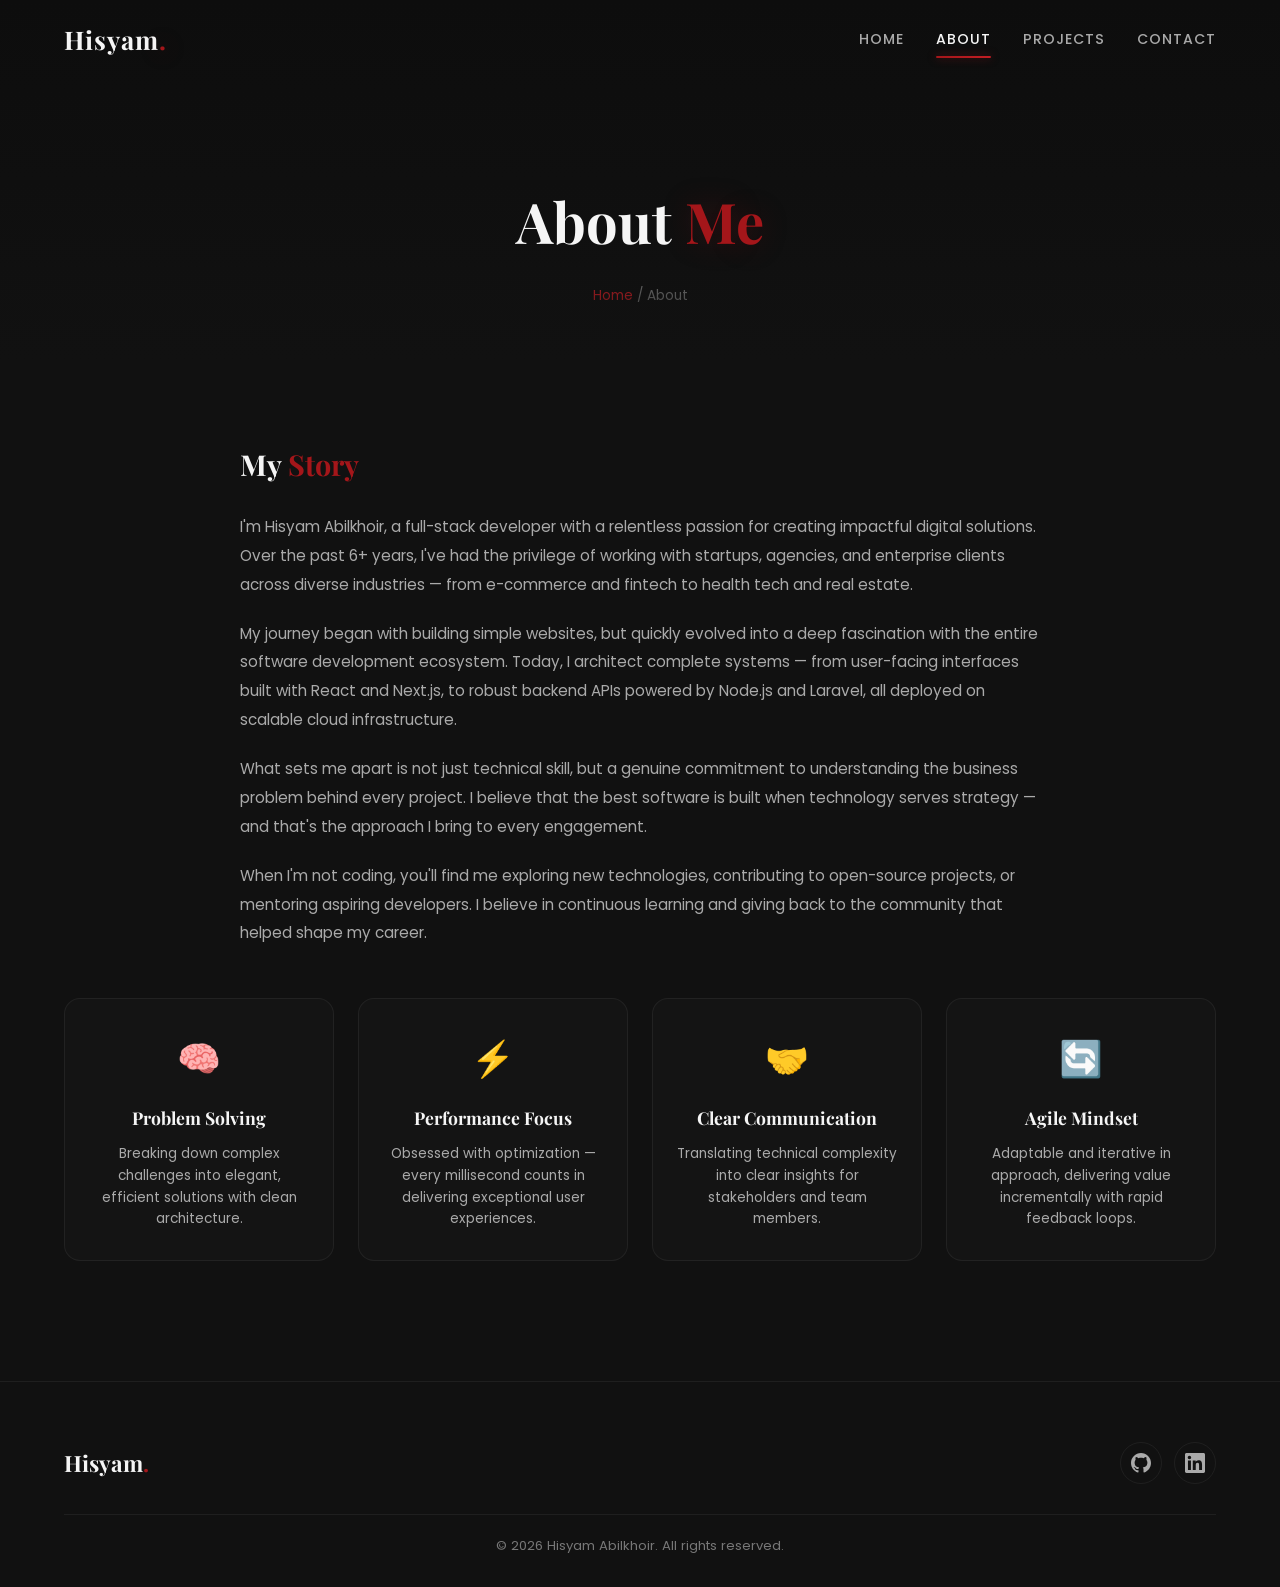
<file: about/index.html>
<!DOCTYPE html>
<html lang="en">
<head>
  <meta charset="UTF-8">
  <meta name="viewport" content="width=device-width, initial-scale=1.0">
  <meta name="description" content="Learn about Hisyam Abilkhoir — A Full-Stack Developer with over 6 years of experience building modern digital solutions.">
  <title>About — Hisyam Abilkhoir</title>
  <link rel="preconnect" href="https://fonts.googleapis.com">
  <link rel="preconnect" href="https://fonts.gstatic.com" crossorigin>
  <link href="https://fonts.googleapis.com/css2?family=Playfair+Display:wght@400;500;600;700;800&family=Poppins:wght@300;400;500;600;700&display=swap" rel="stylesheet">
  <link rel="stylesheet" href="../style.css">
  <style>
    .page-hero {
      min-height: 40vh;
      display: flex;
      align-items: center;
      justify-content: center;
      padding-top: calc(var(--navbar-height) + 40px);
      background: linear-gradient(180deg, var(--bg-primary) 0%, var(--bg-secondary) 100%);
      text-align: center;
      position: relative;
    }
    .page-hero::after {
      content: '';
      position: absolute;
      bottom: 0;
      left: 0;
      right: 0;
      height: 100px;
      background: linear-gradient(180deg, transparent, var(--bg-secondary));
    }
    .page-hero h1 {
      font-family: var(--font-heading);
      font-size: clamp(2.2rem, 5vw, 3.5rem);
    }
    .page-hero h1 .accent { color: var(--red-primary); text-shadow: 0 0 30px var(--red-glow-soft); }
    .breadcrumb {
      margin-top: 16px;
      font-size: 0.85rem;
      color: var(--text-muted);
    }
    .breadcrumb a { color: var(--red-accent); transition: var(--transition-fast); }
    .breadcrumb a:hover { color: var(--text-primary); }
    .about-page-content {
      padding: 80px 0 120px;
      background: var(--bg-secondary);
    }
    .about-story { max-width: 800px; margin: 0 auto; }
    .about-story h2 {
      font-family: var(--font-heading);
      font-size: 1.8rem;
      margin-bottom: 24px;
    }
    .about-story h2 span { color: var(--red-primary); }
    .about-story p {
      color: var(--text-secondary);
      font-size: 0.95rem;
      line-height: 1.9;
      margin-bottom: 20px;
    }
    .strengths-grid {
      display: grid;
      grid-template-columns: repeat(auto-fill, minmax(240px, 1fr));
      gap: 24px;
      margin-top: 50px;
    }
    .strength-card {
      background: var(--bg-card);
      border: 1px solid var(--border-subtle);
      border-radius: 16px;
      padding: 30px 24px;
      text-align: center;
      transition: var(--transition-smooth);
    }
    .strength-card:hover {
      border-color: var(--border-glow);
      transform: translateY(-6px);
      box-shadow: var(--shadow-glow);
    }
    .strength-icon { font-size: 2.2rem; margin-bottom: 14px; display: block; }
    .strength-title { font-family: var(--font-heading); font-size: 1.1rem; margin-bottom: 10px; }
    .strength-desc { font-size: 0.85rem; color: var(--text-secondary); line-height: 1.6; }
  </style>
</head>
<body>
  <!-- Navbar -->
  <nav class="navbar scrolled" id="navbar">
    <div class="container">
      <a href="/" class="nav-logo">Hisyam<span>.</span></a>
      <div class="nav-links" id="navLinks">
        <a href="/">Home</a>
        <a href="/about/" class="active">About</a>
        <a href="/projects/">Projects</a>
        <a href="/contact/">Contact</a>
      </div>
      <div class="nav-toggle" id="navToggle">
        <span></span><span></span><span></span>
      </div>
    </div>
  </nav>

  <!-- Page Hero -->
  <section class="page-hero">
    <div>
      <h1>About <span class="accent">Me</span></h1>
      <div class="breadcrumb">
        <a href="/">Home</a> / <span>About</span>
      </div>
    </div>
  </section>

  <!-- Content -->
  <section class="about-page-content">
    <div class="container">
      <div class="about-story reveal">
        <h2>My <span>Story</span></h2>
        <p>
          I'm Hisyam Abilkhoir, a full-stack developer with a relentless passion for creating impactful digital solutions. Over the past 6+ years, I've had the privilege of working with startups, agencies, and enterprise clients across diverse industries — from e-commerce and fintech to health tech and real estate.
        </p>
        <p>
          My journey began with building simple websites, but quickly evolved into a deep fascination with the entire software development ecosystem. Today, I architect complete systems — from user-facing interfaces built with React and Next.js, to robust backend APIs powered by Node.js and Laravel, all deployed on scalable cloud infrastructure.
        </p>
        <p>
          What sets me apart is not just technical skill, but a genuine commitment to understanding the business problem behind every project. I believe that the best software is built when technology serves strategy — and that's the approach I bring to every engagement.
        </p>
        <p>
          When I'm not coding, you'll find me exploring new technologies, contributing to open-source projects, or mentoring aspiring developers. I believe in continuous learning and giving back to the community that helped shape my career.
        </p>
      </div>

      <div class="strengths-grid">
        <div class="strength-card reveal">
          <span class="strength-icon">🧠</span>
          <h3 class="strength-title">Problem Solving</h3>
          <p class="strength-desc">Breaking down complex challenges into elegant, efficient solutions with clean architecture.</p>
        </div>
        <div class="strength-card reveal">
          <span class="strength-icon">⚡</span>
          <h3 class="strength-title">Performance Focus</h3>
          <p class="strength-desc">Obsessed with optimization — every millisecond counts in delivering exceptional user experiences.</p>
        </div>
        <div class="strength-card reveal">
          <span class="strength-icon">🤝</span>
          <h3 class="strength-title">Clear Communication</h3>
          <p class="strength-desc">Translating technical complexity into clear insights for stakeholders and team members.</p>
        </div>
        <div class="strength-card reveal">
          <span class="strength-icon">🔄</span>
          <h3 class="strength-title">Agile Mindset</h3>
          <p class="strength-desc">Adaptable and iterative in approach, delivering value incrementally with rapid feedback loops.</p>
        </div>
      </div>
    </div>
  </section>

  <!-- Footer -->
  <footer class="footer">
    <div class="container">
      <div class="footer-content">
        <div class="footer-logo">Hisyam<span>.</span></div>
        <div class="footer-social">
          <a href="https://github.com/" target="_blank" rel="noopener noreferrer" aria-label="GitHub">
            <svg width="20" height="20" viewBox="0 0 24 24" fill="currentColor"><path d="M12 0c-6.626 0-12 5.373-12 12 0 5.302 3.438 9.8 8.207 11.387.599.111.793-.261.793-.577v-2.234c-3.338.726-4.033-1.416-4.033-1.416-.546-1.387-1.333-1.756-1.333-1.756-1.089-.745.083-.729.083-.729 1.205.084 1.839 1.237 1.839 1.237 1.07 1.834 2.807 1.304 3.492.997.107-.775.418-1.305.762-1.604-2.665-.305-5.467-1.334-5.467-5.931 0-1.311.469-2.381 1.236-3.221-.124-.303-.535-1.524.117-3.176 0 0 1.008-.322 3.301 1.23.957-.266 1.983-.399 3.003-.404 1.02.005 2.047.138 3.006.404 2.291-1.552 3.297-1.23 3.297-1.23.653 1.653.242 2.874.118 3.176.77.84 1.235 1.911 1.235 3.221 0 4.609-2.807 5.624-5.479 5.921.43.372.823 1.102.823 2.222v3.293c0 .319.192.694.801.576 4.765-1.589 8.199-6.086 8.199-11.386 0-6.627-5.373-12-12-12z"/></svg>
          </a>
          <a href="https://linkedin.com/" target="_blank" rel="noopener noreferrer" aria-label="LinkedIn">
            <svg width="20" height="20" viewBox="0 0 24 24" fill="currentColor"><path d="M20.447 20.452h-3.554v-5.569c0-1.328-.027-3.037-1.852-3.037-1.853 0-2.136 1.445-2.136 2.939v5.667H9.351V9h3.414v1.561h.046c.477-.9 1.637-1.85 3.37-1.85 3.601 0 4.267 2.37 4.267 5.455v6.286zM5.337 7.433c-1.144 0-2.063-.926-2.063-2.065 0-1.138.92-2.063 2.063-2.063 1.14 0 2.064.925 2.064 2.063 0 1.139-.925 2.065-2.064 2.065zm1.782 13.019H3.555V9h3.564v11.452zM22.225 0H1.771C.792 0 0 .774 0 1.729v20.542C0 23.227.792 24 1.771 24h20.451C23.2 24 24 23.227 24 22.271V1.729C24 .774 23.2 0 22.222 0h.003z"/></svg>
          </a>
        </div>
      </div>
      <div class="footer-bottom">&copy; 2026 Hisyam Abilkhoir. All rights reserved.</div>
    </div>
  </footer>

  <script src="../script.js"></script>
</body>
</html>
</file>
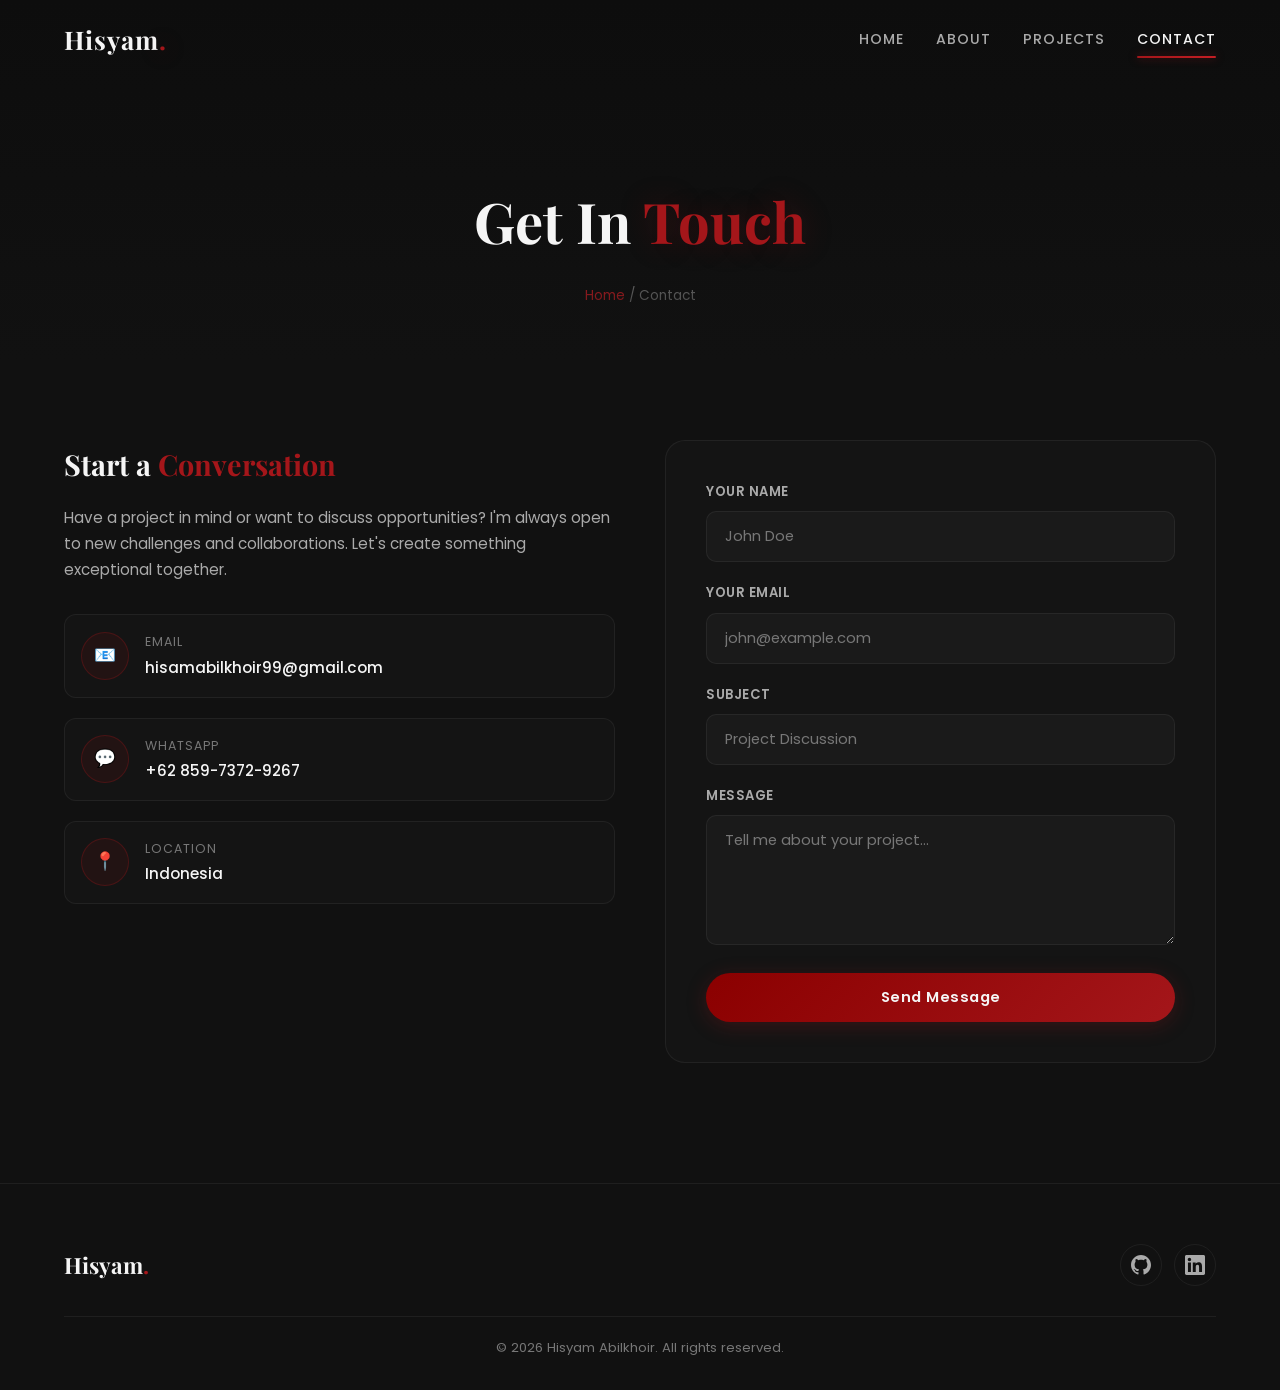
<file: contact/index.html>
<!DOCTYPE html>
<html lang="en">
<head>
  <meta charset="UTF-8">
  <meta name="viewport" content="width=device-width, initial-scale=1.0">
  <meta name="description" content="Get in touch with Hisyam Abilkhoir — Hire a professional full-stack developer for your next project.">
  <title>Contact — Hisyam Abilkhoir</title>
  <link rel="preconnect" href="https://fonts.googleapis.com">
  <link rel="preconnect" href="https://fonts.gstatic.com" crossorigin>
  <link href="https://fonts.googleapis.com/css2?family=Playfair+Display:wght@400;500;600;700;800&family=Poppins:wght@300;400;500;600;700&display=swap" rel="stylesheet">
  <link rel="stylesheet" href="../style.css">
  <style>
    .page-hero {
      min-height: 40vh;
      display: flex;
      align-items: center;
      justify-content: center;
      padding-top: calc(var(--navbar-height) + 40px);
      background: linear-gradient(180deg, var(--bg-primary) 0%, var(--bg-secondary) 100%);
      text-align: center;
      position: relative;
    }
    .page-hero::after {
      content: '';
      position: absolute;
      bottom: 0;
      left: 0;
      right: 0;
      height: 100px;
      background: linear-gradient(180deg, transparent, var(--bg-secondary));
    }
    .page-hero h1 {
      font-family: var(--font-heading);
      font-size: clamp(2.2rem, 5vw, 3.5rem);
    }
    .page-hero h1 .accent { color: var(--red-primary); text-shadow: 0 0 30px var(--red-glow-soft); }
    .breadcrumb {
      margin-top: 16px;
      font-size: 0.85rem;
      color: var(--text-muted);
    }
    .breadcrumb a { color: var(--red-accent); transition: var(--transition-fast); }
    .breadcrumb a:hover { color: var(--text-primary); }
    .contact-page-content {
      padding: 80px 0 120px;
      background: var(--bg-secondary);
    }
  </style>
</head>
<body>
  <nav class="navbar scrolled" id="navbar">
    <div class="container">
      <a href="/" class="nav-logo">Hisyam<span>.</span></a>
      <div class="nav-links" id="navLinks">
        <a href="/">Home</a>
        <a href="/about/">About</a>
        <a href="/projects/">Projects</a>
        <a href="/contact/" class="active">Contact</a>
      </div>
      <div class="nav-toggle" id="navToggle">
        <span></span><span></span><span></span>
      </div>
    </div>
  </nav>

  <section class="page-hero">
    <div>
      <h1>Get In <span class="accent">Touch</span></h1>
      <div class="breadcrumb">
        <a href="/">Home</a> / <span>Contact</span>
      </div>
    </div>
  </section>

  <section class="contact-page-content">
    <div class="container">
      <div class="contact-grid">
        <div class="contact-info reveal-left">
          <h3>Start a <span>Conversation</span></h3>
          <p>Have a project in mind or want to discuss opportunities? I'm always open to new challenges and collaborations. Let's create something exceptional together.</p>
          <div class="contact-details">
            <a href="mailto:hisamabilkhoir99@gmail.com" class="contact-detail-item">
              <div class="contact-icon-box">📧</div>
              <div>
                <div class="contact-detail-label">Email</div>
                <div class="contact-detail-value">hisamabilkhoir99@gmail.com</div>
              </div>
            </a>
            <a href="https://wa.me/6285973729267" target="_blank" rel="noopener noreferrer" class="contact-detail-item">
              <div class="contact-icon-box">💬</div>
              <div>
                <div class="contact-detail-label">WhatsApp</div>
                <div class="contact-detail-value">+62 859-7372-9267</div>
              </div>
            </a>
            <div class="contact-detail-item">
              <div class="contact-icon-box">📍</div>
              <div>
                <div class="contact-detail-label">Location</div>
                <div class="contact-detail-value">Indonesia</div>
              </div>
            </div>
          </div>
        </div>
        <form class="contact-form reveal-right" id="contactForm">
          <div class="form-group">
            <label for="formName">Your Name</label>
            <input type="text" id="formName" name="name" class="form-control" placeholder="John Doe" required>
          </div>
          <div class="form-group">
            <label for="formEmail">Your Email</label>
            <input type="email" id="formEmail" name="email" class="form-control" placeholder="john@example.com" required>
          </div>
          <div class="form-group">
            <label for="formSubject">Subject</label>
            <input type="text" id="formSubject" name="subject" class="form-control" placeholder="Project Discussion">
          </div>
          <div class="form-group">
            <label for="formMessage">Message</label>
            <textarea id="formMessage" name="message" class="form-control" placeholder="Tell me about your project..." required></textarea>
          </div>
          <button type="submit" class="form-submit" id="formSubmitBtn">Send Message</button>
        </form>
      </div>
    </div>
  </section>

  <footer class="footer">
    <div class="container">
      <div class="footer-content">
        <div class="footer-logo">Hisyam<span>.</span></div>
        <div class="footer-social">
          <a href="https://github.com/" target="_blank" rel="noopener noreferrer" aria-label="GitHub">
            <svg width="20" height="20" viewBox="0 0 24 24" fill="currentColor"><path d="M12 0c-6.626 0-12 5.373-12 12 0 5.302 3.438 9.8 8.207 11.387.599.111.793-.261.793-.577v-2.234c-3.338.726-4.033-1.416-4.033-1.416-.546-1.387-1.333-1.756-1.333-1.756-1.089-.745.083-.729.083-.729 1.205.084 1.839 1.237 1.839 1.237 1.07 1.834 2.807 1.304 3.492.997.107-.775.418-1.305.762-1.604-2.665-.305-5.467-1.334-5.467-5.931 0-1.311.469-2.381 1.236-3.221-.124-.303-.535-1.524.117-3.176 0 0 1.008-.322 3.301 1.23.957-.266 1.983-.399 3.003-.404 1.02.005 2.047.138 3.006.404 2.291-1.552 3.297-1.23 3.297-1.23.653 1.653.242 2.874.118 3.176.77.84 1.235 1.911 1.235 3.221 0 4.609-2.807 5.624-5.479 5.921.43.372.823 1.102.823 2.222v3.293c0 .319.192.694.801.576 4.765-1.589 8.199-6.086 8.199-11.386 0-6.627-5.373-12-12-12z"/></svg>
          </a>
          <a href="https://linkedin.com/" target="_blank" rel="noopener noreferrer" aria-label="LinkedIn">
            <svg width="20" height="20" viewBox="0 0 24 24" fill="currentColor"><path d="M20.447 20.452h-3.554v-5.569c0-1.328-.027-3.037-1.852-3.037-1.853 0-2.136 1.445-2.136 2.939v5.667H9.351V9h3.414v1.561h.046c.477-.9 1.637-1.85 3.37-1.85 3.601 0 4.267 2.37 4.267 5.455v6.286zM5.337 7.433c-1.144 0-2.063-.926-2.063-2.065 0-1.138.92-2.063 2.063-2.063 1.14 0 2.064.925 2.064 2.063 0 1.139-.925 2.065-2.064 2.065zm1.782 13.019H3.555V9h3.564v11.452zM22.225 0H1.771C.792 0 0 .774 0 1.729v20.542C0 23.227.792 24 1.771 24h20.451C23.2 24 24 23.227 24 22.271V1.729C24 .774 23.2 0 22.222 0h.003z"/></svg>
          </a>
        </div>
      </div>
      <div class="footer-bottom">&copy; 2026 Hisyam Abilkhoir. All rights reserved.</div>
    </div>
  </footer>

  <script src="../script.js"></script>
</body>
</html>
</file>
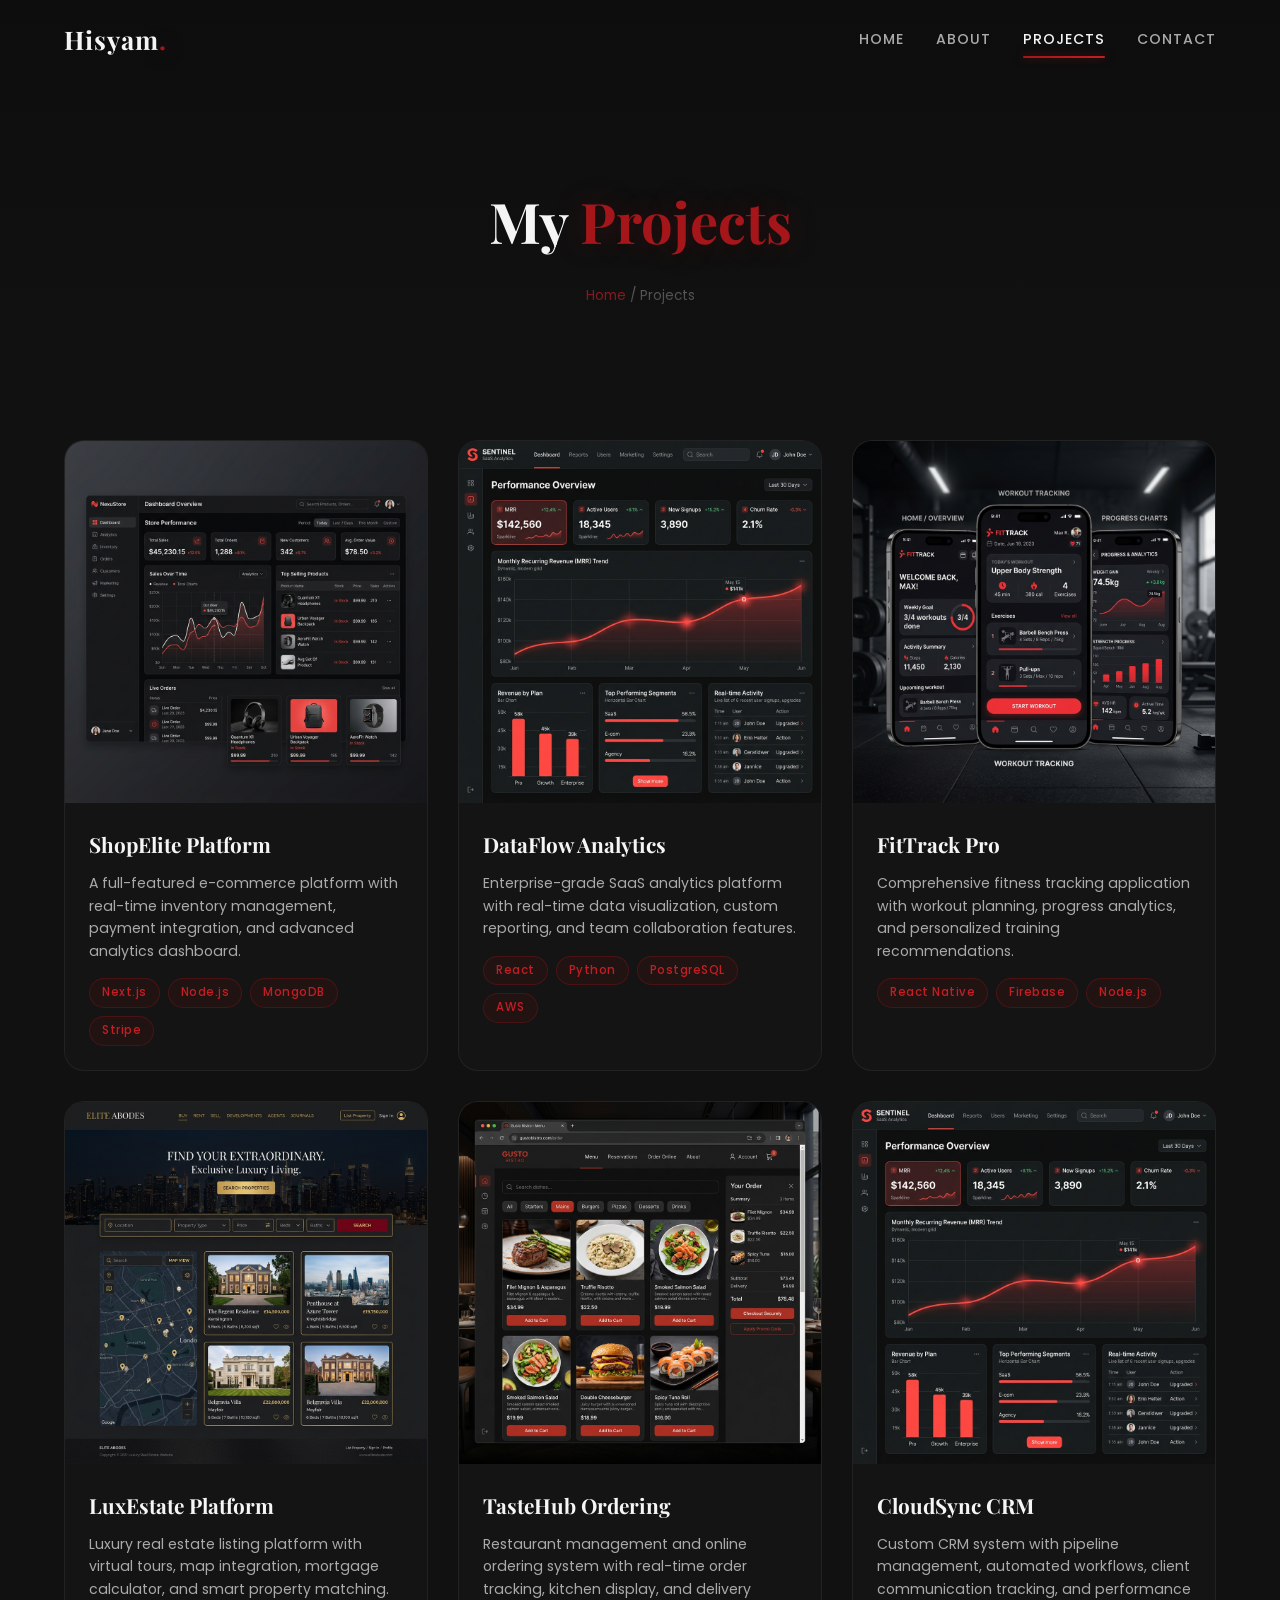
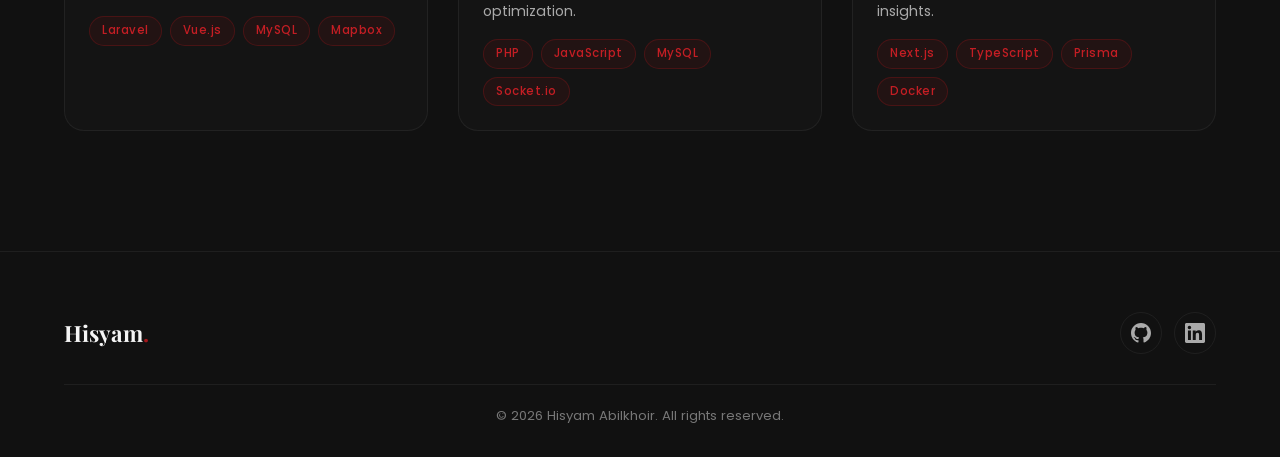
<file: projects/index.html>
<!DOCTYPE html>
<html lang="en">
<head>
  <meta charset="UTF-8">
  <meta name="viewport" content="width=device-width, initial-scale=1.0">
  <meta name="description" content="Explore the portfolio of Hisyam Abilkhoir — Featured projects including e-commerce platforms, SaaS applications, and custom systems.">
  <title>Projects — Hisyam Abilkhoir</title>
  <link rel="preconnect" href="https://fonts.googleapis.com">
  <link rel="preconnect" href="https://fonts.gstatic.com" crossorigin>
  <link href="https://fonts.googleapis.com/css2?family=Playfair+Display:wght@400;500;600;700;800&family=Poppins:wght@300;400;500;600;700&display=swap" rel="stylesheet">
  <link rel="stylesheet" href="../style.css">
  <style>
    .page-hero {
      min-height: 40vh;
      display: flex;
      align-items: center;
      justify-content: center;
      padding-top: calc(var(--navbar-height) + 40px);
      background: linear-gradient(180deg, var(--bg-primary) 0%, var(--bg-secondary) 100%);
      text-align: center;
      position: relative;
    }
    .page-hero::after {
      content: '';
      position: absolute;
      bottom: 0;
      left: 0;
      right: 0;
      height: 100px;
      background: linear-gradient(180deg, transparent, var(--bg-secondary));
    }
    .page-hero h1 {
      font-family: var(--font-heading);
      font-size: clamp(2.2rem, 5vw, 3.5rem);
    }
    .page-hero h1 .accent { color: var(--red-primary); text-shadow: 0 0 30px var(--red-glow-soft); }
    .breadcrumb {
      margin-top: 16px;
      font-size: 0.85rem;
      color: var(--text-muted);
    }
    .breadcrumb a { color: var(--red-accent); transition: var(--transition-fast); }
    .breadcrumb a:hover { color: var(--text-primary); }
    .projects-page-content {
      padding: 80px 0 120px;
      background: var(--bg-secondary);
    }
  </style>
</head>
<body>
  <nav class="navbar scrolled" id="navbar">
    <div class="container">
      <a href="/" class="nav-logo">Hisyam<span>.</span></a>
      <div class="nav-links" id="navLinks">
        <a href="/">Home</a>
        <a href="/about/">About</a>
        <a href="/projects/" class="active">Projects</a>
        <a href="/contact/">Contact</a>
      </div>
      <div class="nav-toggle" id="navToggle">
        <span></span><span></span><span></span>
      </div>
    </div>
  </nav>

  <section class="page-hero">
    <div>
      <h1>My <span class="accent">Projects</span></h1>
      <div class="breadcrumb">
        <a href="/">Home</a> / <span>Projects</span>
      </div>
    </div>
  </section>

  <section class="projects-page-content">
    <div class="container">
      <div class="projects-grid">
        <div class="project-card reveal">
          <div class="project-image-wrapper">
            <img src="../assets/images/project-ecommerce.png" alt="ShopElite E-Commerce Platform" loading="lazy">
            <div class="project-image-overlay"><button class="project-view-btn">View Project</button></div>
          </div>
          <div class="project-info">
            <h3 class="project-title">ShopElite Platform</h3>
            <p class="project-description">A full-featured e-commerce platform with real-time inventory management, payment integration, and advanced analytics dashboard.</p>
            <div class="project-tech-stack">
              <span class="tech-tag">Next.js</span><span class="tech-tag">Node.js</span><span class="tech-tag">MongoDB</span><span class="tech-tag">Stripe</span>
            </div>
          </div>
        </div>

        <div class="project-card reveal">
          <div class="project-image-wrapper">
            <img src="../assets/images/project-saas.png" alt="DataFlow Analytics" loading="lazy">
            <div class="project-image-overlay"><button class="project-view-btn">View Project</button></div>
          </div>
          <div class="project-info">
            <h3 class="project-title">DataFlow Analytics</h3>
            <p class="project-description">Enterprise-grade SaaS analytics platform with real-time data visualization, custom reporting, and team collaboration features.</p>
            <div class="project-tech-stack">
              <span class="tech-tag">React</span><span class="tech-tag">Python</span><span class="tech-tag">PostgreSQL</span><span class="tech-tag">AWS</span>
            </div>
          </div>
        </div>

        <div class="project-card reveal">
          <div class="project-image-wrapper">
            <img src="../assets/images/project-fitness.png" alt="FitTrack Pro" loading="lazy">
            <div class="project-image-overlay"><button class="project-view-btn">View Project</button></div>
          </div>
          <div class="project-info">
            <h3 class="project-title">FitTrack Pro</h3>
            <p class="project-description">Comprehensive fitness tracking application with workout planning, progress analytics, and personalized training recommendations.</p>
            <div class="project-tech-stack">
              <span class="tech-tag">React Native</span><span class="tech-tag">Firebase</span><span class="tech-tag">Node.js</span>
            </div>
          </div>
        </div>

        <div class="project-card reveal">
          <div class="project-image-wrapper">
            <img src="../assets/images/project-realestate.png" alt="LuxEstate Platform" loading="lazy">
            <div class="project-image-overlay"><button class="project-view-btn">View Project</button></div>
          </div>
          <div class="project-info">
            <h3 class="project-title">LuxEstate Platform</h3>
            <p class="project-description">Luxury real estate listing platform with virtual tours, map integration, mortgage calculator, and smart property matching.</p>
            <div class="project-tech-stack">
              <span class="tech-tag">Laravel</span><span class="tech-tag">Vue.js</span><span class="tech-tag">MySQL</span><span class="tech-tag">Mapbox</span>
            </div>
          </div>
        </div>

        <div class="project-card reveal">
          <div class="project-image-wrapper">
            <img src="../assets/images/project-restaurant.png" alt="TasteHub Ordering" loading="lazy">
            <div class="project-image-overlay"><button class="project-view-btn">View Project</button></div>
          </div>
          <div class="project-info">
            <h3 class="project-title">TasteHub Ordering</h3>
            <p class="project-description">Restaurant management and online ordering system with real-time order tracking, kitchen display, and delivery optimization.</p>
            <div class="project-tech-stack">
              <span class="tech-tag">PHP</span><span class="tech-tag">JavaScript</span><span class="tech-tag">MySQL</span><span class="tech-tag">Socket.io</span>
            </div>
          </div>
        </div>

        <div class="project-card reveal">
          <div class="project-image-wrapper">
            <img src="../assets/images/project-saas.png" alt="CloudSync CRM" loading="lazy">
            <div class="project-image-overlay"><button class="project-view-btn">View Project</button></div>
          </div>
          <div class="project-info">
            <h3 class="project-title">CloudSync CRM</h3>
            <p class="project-description">Custom CRM system with pipeline management, automated workflows, client communication tracking, and performance insights.</p>
            <div class="project-tech-stack">
              <span class="tech-tag">Next.js</span><span class="tech-tag">TypeScript</span><span class="tech-tag">Prisma</span><span class="tech-tag">Docker</span>
            </div>
          </div>
        </div>
      </div>
    </div>
  </section>

  <footer class="footer">
    <div class="container">
      <div class="footer-content">
        <div class="footer-logo">Hisyam<span>.</span></div>
        <div class="footer-social">
          <a href="https://github.com/" target="_blank" rel="noopener noreferrer" aria-label="GitHub">
            <svg width="20" height="20" viewBox="0 0 24 24" fill="currentColor"><path d="M12 0c-6.626 0-12 5.373-12 12 0 5.302 3.438 9.8 8.207 11.387.599.111.793-.261.793-.577v-2.234c-3.338.726-4.033-1.416-4.033-1.416-.546-1.387-1.333-1.756-1.333-1.756-1.089-.745.083-.729.083-.729 1.205.084 1.839 1.237 1.839 1.237 1.07 1.834 2.807 1.304 3.492.997.107-.775.418-1.305.762-1.604-2.665-.305-5.467-1.334-5.467-5.931 0-1.311.469-2.381 1.236-3.221-.124-.303-.535-1.524.117-3.176 0 0 1.008-.322 3.301 1.23.957-.266 1.983-.399 3.003-.404 1.02.005 2.047.138 3.006.404 2.291-1.552 3.297-1.23 3.297-1.23.653 1.653.242 2.874.118 3.176.77.84 1.235 1.911 1.235 3.221 0 4.609-2.807 5.624-5.479 5.921.43.372.823 1.102.823 2.222v3.293c0 .319.192.694.801.576 4.765-1.589 8.199-6.086 8.199-11.386 0-6.627-5.373-12-12-12z"/></svg>
          </a>
          <a href="https://linkedin.com/" target="_blank" rel="noopener noreferrer" aria-label="LinkedIn">
            <svg width="20" height="20" viewBox="0 0 24 24" fill="currentColor"><path d="M20.447 20.452h-3.554v-5.569c0-1.328-.027-3.037-1.852-3.037-1.853 0-2.136 1.445-2.136 2.939v5.667H9.351V9h3.414v1.561h.046c.477-.9 1.637-1.85 3.37-1.85 3.601 0 4.267 2.37 4.267 5.455v6.286zM5.337 7.433c-1.144 0-2.063-.926-2.063-2.065 0-1.138.92-2.063 2.063-2.063 1.14 0 2.064.925 2.064 2.063 0 1.139-.925 2.065-2.064 2.065zm1.782 13.019H3.555V9h3.564v11.452zM22.225 0H1.771C.792 0 0 .774 0 1.729v20.542C0 23.227.792 24 1.771 24h20.451C23.2 24 24 23.227 24 22.271V1.729C24 .774 23.2 0 22.222 0h.003z"/></svg>
          </a>
        </div>
      </div>
      <div class="footer-bottom">&copy; 2026 Hisyam Abilkhoir. All rights reserved.</div>
    </div>
  </footer>

  <script src="../script.js"></script>
</body>
</html>
</file>
<file: style.css>
/* ========================================
   LUXURY PORTFOLIO - PREMIUM STYLESHEET
   ======================================== */

/* ---------- CSS Custom Properties ---------- */
:root {
  --bg-primary: #0d0d0d;
  --bg-secondary: #111111;
  --bg-tertiary: #1a1a1a;
  --bg-card: #141414;
  --bg-card-hover: #1c1c1c;
  --text-primary: #f5f5f5;
  --text-secondary: #aaaaaa;
  --text-muted: #777777;
  --red-deep: #8b0000;
  --red-primary: #a4161a;
  --red-accent: #c41e24;
  --red-glow: rgba(164, 22, 26, 0.6);
  --red-glow-soft: rgba(164, 22, 26, 0.25);
  --red-glow-faint: rgba(164, 22, 26, 0.1);
  --gold-accent: #d4a853;
  --border-subtle: rgba(255, 255, 255, 0.06);
  --border-glow: rgba(164, 22, 26, 0.3);
  --glass-bg: rgba(20, 20, 20, 0.85);
  --glass-border: rgba(255, 255, 255, 0.08);
  --shadow-card: 0 8px 32px rgba(0, 0, 0, 0.4);
  --shadow-glow: 0 0 30px rgba(164, 22, 26, 0.15);
  --shadow-glow-strong: 0 0 60px rgba(164, 22, 26, 0.3);
  --transition-smooth: all 0.4s cubic-bezier(0.25, 0.46, 0.45, 0.94);
  --transition-fast: all 0.2s ease;
  --font-heading: "Playfair Display", "Georgia", serif;
  --font-body: "Poppins", "Segoe UI", sans-serif;
  --font-mono: "JetBrains Mono", "Fira Code", monospace;
  --container-width: 1200px;
  --section-padding: 120px 0;
  --navbar-height: 80px;
}

/* ---------- Reset & Base ---------- */
*,
*::before,
*::after {
  margin: 0;
  padding: 0;
  box-sizing: border-box;
}

html {
  scroll-behavior: smooth;
  font-size: 16px;
  overflow-x: hidden;
}

body {
  font-family: var(--font-body);
  background-color: var(--bg-primary);
  color: var(--text-primary);
  line-height: 1.7;
  overflow-x: hidden;
  -webkit-font-smoothing: antialiased;
  -moz-osx-font-smoothing: grayscale;
}

::selection {
  background: var(--red-primary);
  color: var(--text-primary);
}

::-webkit-scrollbar {
  width: 8px;
}

::-webkit-scrollbar-track {
  background: var(--bg-primary);
}

::-webkit-scrollbar-thumb {
  background: var(--red-deep);
  border-radius: 4px;
}

::-webkit-scrollbar-thumb:hover {
  background: var(--red-primary);
}

img {
  max-width: 100%;
  height: auto;
  display: block;
}
a {
  text-decoration: none;
  color: inherit;
}
ul {
  list-style: none;
}

.container {
  width: 90%;
  max-width: var(--container-width);
  margin: 0 auto;
}

/* ---------- Preloader ---------- */
#preloader {
  position: fixed;
  inset: 0;
  background: var(--bg-primary);
  display: flex;
  align-items: center;
  justify-content: center;
  z-index: 99999;
  transition:
    opacity 0.6s ease,
    visibility 0.6s ease;
}

#preloader.hidden {
  opacity: 0;
  visibility: hidden;
  pointer-events: none;
}

.preloader-inner {
  text-align: center;
  display: flex;
  flex-direction: column;
  align-items: center;
  gap: 24px;
}

/* Code Icon </> */
.preloader-code-icon {
  font-family: var(--font-mono);
  font-size: 3.5rem;
  font-weight: 700;
  letter-spacing: 2px;
  animation: codeIconPulse 2s ease-in-out infinite;
}

.code-bracket {
  color: var(--red-accent);
  text-shadow:
    0 0 20px var(--red-glow),
    0 0 40px var(--red-glow-soft);
  animation: bracketGlow 2s ease-in-out infinite;
}

.code-slash {
  color: var(--text-primary);
  text-shadow: 0 0 10px rgba(255, 255, 255, 0.3);
}

@keyframes codeIconPulse {
  0%,
  100% {
    transform: scale(1);
  }
  50% {
    transform: scale(1.05);
  }
}

@keyframes bracketGlow {
  0%,
  100% {
    text-shadow:
      0 0 20px var(--red-glow),
      0 0 40px var(--red-glow-soft);
  }
  50% {
    text-shadow:
      0 0 30px var(--red-glow),
      0 0 60px var(--red-glow),
      0 0 80px var(--red-glow-soft);
  }
}

/* Code Lines */
.preloader-code-lines {
  font-family: var(--font-mono);
  font-size: 0.82rem;
  text-align: left;
  padding: 16px 24px;
  background: rgba(20, 20, 20, 0.8);
  border: 1px solid var(--border-subtle);
  border-radius: 10px;
  min-width: 320px;
  backdrop-filter: blur(10px);
}

.code-line {
  padding: 4px 0;
  opacity: 0;
  transform: translateX(-10px);
  white-space: nowrap;
}

.code-line:nth-child(1) {
  animation: codeLineIn 0.5s ease 0.3s forwards;
}
.code-line:nth-child(2) {
  animation: codeLineIn 0.5s ease 0.8s forwards;
}
.code-line:nth-child(3) {
  animation: codeLineIn 0.5s ease 1.3s forwards;
}

@keyframes codeLineIn {
  to {
    opacity: 1;
    transform: translateX(0);
  }
}

.cl-keyword {
  color: #c678dd;
}
.cl-var {
  color: #e06c75;
}
.cl-string {
  color: #98c379;
}
.cl-func {
  color: #61afef;
}
.cl-comment {
  color: #5c6370;
  font-style: italic;
}

/* Progress Bar */
.preloader-progress {
  width: 200px;
  height: 3px;
  background: var(--bg-tertiary);
  border-radius: 3px;
  overflow: hidden;
}

.preloader-progress-bar {
  width: 0%;
  height: 100%;
  background: linear-gradient(90deg, var(--red-deep), var(--red-accent));
  border-radius: 3px;
  box-shadow: 0 0 10px var(--red-glow);
  animation: progressFill 2s ease-in-out forwards;
}

@keyframes progressFill {
  0% {
    width: 0%;
  }
  30% {
    width: 40%;
  }
  60% {
    width: 70%;
  }
  90% {
    width: 90%;
  }
  100% {
    width: 100%;
  }
}

.preloader-text {
  font-family: var(--font-mono);
  font-size: 0.85rem;
  color: var(--text-muted);
  letter-spacing: 3px;
  text-transform: uppercase;
  animation: dotsFlicker 1.5s step-end infinite;
}

@keyframes dotsFlicker {
  0% {
    content: "";
  }
  25% {
    opacity: 0.5;
  }
  50% {
    opacity: 1;
  }
  75% {
    opacity: 0.5;
  }
  100% {
    opacity: 1;
  }
}

/* ---------- Navbar ---------- */
.navbar {
  position: fixed;
  top: 0;
  left: 0;
  width: 100%;
  height: var(--navbar-height);
  z-index: 1000;
  transition: var(--transition-smooth);
  display: flex;
  align-items: center;
}

.navbar.scrolled {
  background: rgba(13, 13, 13, 0.95);
  backdrop-filter: blur(20px);
  -webkit-backdrop-filter: blur(20px);
  border-bottom: 1px solid var(--border-subtle);
  box-shadow: 0 4px 30px rgba(0, 0, 0, 0.3);
}

.navbar .container {
  display: flex;
  align-items: center;
  justify-content: space-between;
}

.nav-logo {
  font-family: var(--font-heading);
  font-size: 1.6rem;
  font-weight: 700;
  color: var(--text-primary);
  letter-spacing: 1px;
  position: relative;
}

.nav-logo span {
  color: var(--red-primary);
  text-shadow: 0 0 20px var(--red-glow);
}

.nav-links {
  display: flex;
  align-items: center;
  gap: 32px;
}

.nav-links a {
  font-size: 0.88rem;
  font-weight: 500;
  color: var(--text-secondary);
  letter-spacing: 1px;
  text-transform: uppercase;
  position: relative;
  transition: var(--transition-fast);
  padding: 4px 0;
}

.nav-links a::after {
  content: "";
  position: absolute;
  bottom: -2px;
  left: 0;
  width: 0;
  height: 2px;
  background: linear-gradient(90deg, var(--red-primary), var(--red-accent));
  transition: width 0.3s ease;
  border-radius: 2px;
  box-shadow: 0 0 8px var(--red-glow);
}

.nav-links a:hover,
.nav-links a.active {
  color: var(--text-primary);
}

.nav-links a:hover::after,
.nav-links a.active::after {
  width: 100%;
}

.nav-toggle {
  display: none;
  flex-direction: column;
  gap: 5px;
  cursor: pointer;
  z-index: 1001;
  padding: 4px;
}

.nav-toggle span {
  width: 28px;
  height: 2px;
  background: var(--text-primary);
  transition: var(--transition-smooth);
  border-radius: 2px;
}

.nav-toggle.active span:nth-child(1) {
  transform: rotate(45deg) translate(5px, 5px);
}

.nav-toggle.active span:nth-child(2) {
  opacity: 0;
}

.nav-toggle.active span:nth-child(3) {
  transform: rotate(-45deg) translate(5px, -5px);
}

/* ---------- Hero Section ---------- */
.hero {
  position: relative;
  min-height: 100vh;
  display: flex;
  align-items: center;
  justify-content: center;
  overflow: hidden;
  padding-top: var(--navbar-height);
}

.hero-bg-canvas {
  position: absolute;
  inset: 0;
  z-index: 0;
}

#heroParticles {
  width: 100%;
  height: 100%;
}

.hero-gradient-overlay {
  position: absolute;
  inset: 0;
  background:
    radial-gradient(
      ellipse at 20% 50%,
      rgba(164, 22, 26, 0.08) 0%,
      transparent 60%
    ),
    radial-gradient(
      ellipse at 80% 20%,
      rgba(139, 0, 0, 0.06) 0%,
      transparent 50%
    ),
    linear-gradient(180deg, transparent 0%, rgba(13, 13, 13, 0.3) 100%);
  z-index: 1;
}

.hero-content {
  position: relative;
  z-index: 2;
  text-align: center;
  max-width: 800px;
  padding: 0 20px;
}

/* -- Hero Split Layout -- */
.hero-split {
  display: flex;
  align-items: center;
  justify-content: space-between;
  gap: 60px;
  max-width: 1200px;
  width: 90%;
  text-align: left;
}

.hero-text {
  flex: 1;
  min-width: 0;
}

.hero-badge {
  display: inline-flex;
  align-items: center;
  gap: 8px;
  padding: 8px 20px;
  border: 1px solid var(--border-glow);
  border-radius: 50px;
  font-size: 0.8rem;
  font-weight: 500;
  color: var(--red-accent);
  letter-spacing: 2px;
  text-transform: uppercase;
  margin-bottom: 28px;
  background: var(--red-glow-faint);
  animation: fadeInDown 1s ease 0.2s both;
}

.hero-badge .badge-dot {
  width: 8px;
  height: 8px;
  background: var(--red-accent);
  border-radius: 50%;
  animation: pulse-dot 2s ease-in-out infinite;
  box-shadow: 0 0 10px var(--red-glow);
}

@keyframes pulse-dot {
  0%,
  100% {
    opacity: 1;
    transform: scale(1);
  }
  50% {
    opacity: 0.5;
    transform: scale(0.8);
  }
}

.hero-name {
  font-family: var(--font-heading);
  font-size: clamp(2.8rem, 6vw, 4.8rem);
  font-weight: 700;
  line-height: 1.1;
  margin-bottom: 16px;
  animation: fadeInUp 1s ease 0.4s both;
  position: relative;
  overflow: hidden;
  display: inline-block;
}

/* Shimmer on Hero Name */
.hero-name::after {
  content: "";
  position: absolute;
  top: 0;
  left: -100%;
  width: 50%;
  height: 100%;
  background: linear-gradient(
    120deg,
    transparent 0%,
    transparent 30%,
    rgba(255, 255, 255, 0.06) 45%,
    rgba(255, 255, 255, 0.12) 50%,
    rgba(196, 30, 36, 0.1) 55%,
    transparent 70%,
    transparent 100%
  );
  animation: shimmerSweep 5s ease-in-out 2s infinite;
  pointer-events: none;
}

.hero-name .highlight {
  background: linear-gradient(
    135deg,
    var(--red-primary),
    var(--red-accent),
    var(--gold-accent)
  );
  -webkit-background-clip: text;
  -webkit-text-fill-color: transparent;
  background-clip: text;
}

.hero-title {
  font-size: clamp(1rem, 2vw, 1.3rem);
  font-weight: 400;
  color: var(--text-secondary);
  margin-bottom: 12px;
  animation: fadeInUp 1s ease 0.6s both;
}

.hero-tagline {
  font-size: clamp(0.9rem, 1.5vw, 1.05rem);
  color: var(--text-muted);
  margin-bottom: 40px;
  animation: fadeInUp 1s ease 0.8s both;
  font-style: italic;
}

.hero-cta-group {
  display: flex;
  align-items: center;
  gap: 16px;
  flex-wrap: wrap;
  animation: fadeInUp 1s ease 1s both;
}

/* -- 3D Neon Portrait -- */
.hero-portrait-wrapper {
  flex-shrink: 0;
  position: relative;
  animation: fadeInRight 1.2s ease 0.6s both;
}

@keyframes fadeInRight {
  from {
    opacity: 0;
    transform: translateX(60px);
  }
  to {
    opacity: 1;
    transform: translateX(0);
  }
}

.hero-portrait-3d {
  position: relative;
  width: 340px;
  height: 420px;
  perspective: 1000px;
  transform-style: preserve-3d;
  animation: heroFloat 6s ease-in-out infinite;
}

@keyframes heroFloat {
  0%,
  100% {
    transform: translateY(0) rotateY(0deg) rotateX(0deg);
  }
  25% {
    transform: translateY(-12px) rotateY(2deg) rotateX(1deg);
  }
  50% {
    transform: translateY(-6px) rotateY(-1deg) rotateX(-1deg);
  }
  75% {
    transform: translateY(-14px) rotateY(1deg) rotateX(0.5deg);
  }
}

/* Neon Glow Rings */
.neon-ring {
  position: absolute;
  border-radius: 50%;
  border: 2px solid transparent;
  pointer-events: none;
}

.neon-ring-1 {
  width: 380px;
  height: 380px;
  top: 50%;
  left: 50%;
  transform: translate(-50%, -50%);
  border-color: rgba(196, 30, 36, 0.25);
  box-shadow:
    0 0 15px rgba(196, 30, 36, 0.15),
    inset 0 0 15px rgba(196, 30, 36, 0.05);
  animation:
    neonPulse1 4s ease-in-out infinite,
    neonRotate 20s linear infinite;
}

.neon-ring-2 {
  width: 420px;
  height: 420px;
  top: 50%;
  left: 50%;
  transform: translate(-50%, -50%);
  border-color: rgba(164, 22, 26, 0.12);
  border-style: dashed;
  box-shadow: 0 0 20px rgba(164, 22, 26, 0.08);
  animation:
    neonPulse2 5s ease-in-out infinite,
    neonRotateReverse 25s linear infinite;
}

.neon-ring-3 {
  width: 460px;
  height: 460px;
  top: 50%;
  left: 50%;
  transform: translate(-50%, -50%);
  border-color: rgba(139, 0, 0, 0.08);
  box-shadow: 0 0 30px rgba(139, 0, 0, 0.05);
  animation:
    neonPulse3 6s ease-in-out infinite,
    neonRotate 30s linear infinite;
}

@keyframes neonPulse1 {
  0%,
  100% {
    box-shadow:
      0 0 15px rgba(196, 30, 36, 0.15),
      inset 0 0 15px rgba(196, 30, 36, 0.05);
  }
  50% {
    box-shadow:
      0 0 35px rgba(196, 30, 36, 0.35),
      inset 0 0 25px rgba(196, 30, 36, 0.12);
    border-color: rgba(196, 30, 36, 0.45);
  }
}

@keyframes neonPulse2 {
  0%,
  100% {
    box-shadow: 0 0 20px rgba(164, 22, 26, 0.08);
  }
  50% {
    box-shadow: 0 0 40px rgba(164, 22, 26, 0.2);
    border-color: rgba(164, 22, 26, 0.25);
  }
}

@keyframes neonPulse3 {
  0%,
  100% {
    box-shadow: 0 0 30px rgba(139, 0, 0, 0.05);
  }
  50% {
    box-shadow: 0 0 50px rgba(139, 0, 0, 0.15);
    border-color: rgba(139, 0, 0, 0.15);
  }
}

@keyframes neonRotate {
  from {
    transform: translate(-50%, -50%) rotate(0deg);
  }
  to {
    transform: translate(-50%, -50%) rotate(360deg);
  }
}

@keyframes neonRotateReverse {
  from {
    transform: translate(-50%, -50%) rotate(360deg);
  }
  to {
    transform: translate(-50%, -50%) rotate(0deg);
  }
}

/* Orbiting Dots */
.orbit-dot {
  position: absolute;
  width: 8px;
  height: 8px;
  border-radius: 50%;
  background: var(--red-accent);
  box-shadow:
    0 0 12px var(--red-glow),
    0 0 24px var(--red-glow-soft);
  pointer-events: none;
}

.orbit-dot-1 {
  animation: orbitDot1 8s linear infinite;
}

.orbit-dot-2 {
  width: 6px;
  height: 6px;
  background: var(--gold-accent);
  box-shadow: 0 0 12px rgba(212, 168, 83, 0.5);
  animation: orbitDot2 12s linear infinite;
}

.orbit-dot-3 {
  width: 5px;
  height: 5px;
  animation: orbitDot3 10s linear infinite reverse;
}

@keyframes orbitDot1 {
  0% {
    top: 50%;
    left: -10px;
  }
  25% {
    top: -10px;
    left: 50%;
  }
  50% {
    top: 50%;
    left: calc(100% + 10px);
  }
  75% {
    top: calc(100% + 10px);
    left: 50%;
  }
  100% {
    top: 50%;
    left: -10px;
  }
}

@keyframes orbitDot2 {
  0% {
    top: 10%;
    left: -15px;
  }
  25% {
    top: -15px;
    left: 85%;
  }
  50% {
    top: 85%;
    left: calc(100% + 15px);
  }
  75% {
    top: calc(100% + 15px);
    left: 10%;
  }
  100% {
    top: 10%;
    left: -15px;
  }
}

@keyframes orbitDot3 {
  0% {
    top: 90%;
    left: -8px;
  }
  25% {
    top: -8px;
    left: 20%;
  }
  50% {
    top: 20%;
    left: calc(100% + 8px);
  }
  75% {
    top: calc(100% + 8px);
    left: 80%;
  }
  100% {
    top: 90%;
    left: -8px;
  }
}

/* Photo Frame */
.hero-photo-frame {
  position: relative;
  width: 100%;
  height: 100%;
  border-radius: 20px;
  overflow: hidden;
  background: var(--bg-tertiary);
  border: 2px solid rgba(196, 30, 36, 0.3);
  box-shadow:
    0 0 30px rgba(164, 22, 26, 0.2),
    0 0 60px rgba(164, 22, 26, 0.1),
    0 20px 60px rgba(0, 0, 0, 0.5),
    inset 0 0 30px rgba(0, 0, 0, 0.3);
  transition: var(--transition-smooth);
}

.hero-portrait-3d:hover .hero-photo-frame {
  border-color: rgba(196, 30, 36, 0.6);
  box-shadow:
    0 0 50px rgba(196, 30, 36, 0.35),
    0 0 100px rgba(164, 22, 26, 0.15),
    0 20px 60px rgba(0, 0, 0, 0.5),
    inset 0 0 30px rgba(0, 0, 0, 0.3);
}

.hero-photo-frame img {
  width: 100%;
  height: 100%;
  object-fit: cover;
  object-position: center top;
  filter: contrast(1.05) saturate(1.1);
  transition:
    transform 0.6s ease,
    filter 0.6s ease;
}

.hero-portrait-3d:hover .hero-photo-frame img {
  transform: scale(1.05);
  filter: contrast(1.1) saturate(1.15);
}

/* Scanline overlay */
.photo-scanline {
  position: absolute;
  inset: 0;
  background: repeating-linear-gradient(
    0deg,
    transparent,
    transparent 2px,
    rgba(164, 22, 26, 0.03) 2px,
    rgba(164, 22, 26, 0.03) 4px
  );
  pointer-events: none;
  z-index: 2;
}

/* Glare effect */
.photo-glare {
  position: absolute;
  top: -50%;
  left: -50%;
  width: 200%;
  height: 200%;
  background: linear-gradient(
    135deg,
    transparent 40%,
    rgba(255, 255, 255, 0.03) 45%,
    rgba(255, 255, 255, 0.06) 50%,
    rgba(255, 255, 255, 0.03) 55%,
    transparent 60%
  );
  pointer-events: none;
  z-index: 3;
  animation: glareMove 6s ease-in-out infinite;
}

@keyframes glareMove {
  0%,
  100% {
    transform: translate(-10%, -10%) rotate(0deg);
  }
  50% {
    transform: translate(10%, 10%) rotate(5deg);
  }
}

/* Corner Accents */
.corner-accent {
  position: absolute;
  width: 24px;
  height: 24px;
  pointer-events: none;
  z-index: 4;
}

.corner-accent::before,
.corner-accent::after {
  content: "";
  position: absolute;
  background: var(--red-accent);
  box-shadow: 0 0 8px var(--red-glow);
}

.corner-accent::before {
  width: 100%;
  height: 2px;
}

.corner-accent::after {
  width: 2px;
  height: 100%;
}

.corner-tl {
  top: -6px;
  left: -6px;
}
.corner-tl::before {
  top: 0;
  left: 0;
}
.corner-tl::after {
  top: 0;
  left: 0;
}

.corner-tr {
  top: -6px;
  right: -6px;
}
.corner-tr::before {
  top: 0;
  right: 0;
}
.corner-tr::after {
  top: 0;
  right: 0;
}

.corner-bl {
  bottom: -6px;
  left: -6px;
}
.corner-bl::before {
  bottom: 0;
  left: 0;
}
.corner-bl::after {
  bottom: 0;
  left: 0;
}

.corner-br {
  bottom: -6px;
  right: -6px;
}
.corner-br::before {
  bottom: 0;
  right: 0;
}
.corner-br::after {
  bottom: 0;
  right: 0;
}

/* Status Badge */
.hero-status-badge {
  display: inline-flex;
  align-items: center;
  gap: 8px;
  padding: 8px 18px;
  background: rgba(13, 13, 13, 0.8);
  border: 1px solid var(--border-glow);
  border-radius: 50px;
  font-size: 0.75rem;
  font-weight: 500;
  color: var(--red-accent);
  letter-spacing: 1px;
  text-transform: uppercase;
  position: absolute;
  bottom: -20px;
  left: 50%;
  transform: translateX(-50%);
  backdrop-filter: blur(10px);
  box-shadow: 0 4px 20px rgba(0, 0, 0, 0.4);
  animation: fadeInUp 1s ease 1.2s both;
  white-space: nowrap;
}

.status-pulse {
  width: 8px;
  height: 8px;
  background: #25d366;
  border-radius: 50%;
  animation: pulse-dot 2s ease-in-out infinite;
  box-shadow: 0 0 8px rgba(37, 211, 102, 0.6);
}

/* ---------- Buttons ---------- */
.btn {
  display: inline-flex;
  align-items: center;
  gap: 10px;
  padding: 14px 32px;
  border-radius: 50px;
  font-family: var(--font-body);
  font-size: 0.9rem;
  font-weight: 600;
  letter-spacing: 0.5px;
  cursor: pointer;
  transition: var(--transition-smooth);
  border: none;
  position: relative;
  overflow: hidden;
}

.btn-primary {
  background: linear-gradient(135deg, var(--red-deep), var(--red-primary));
  color: var(--text-primary);
  box-shadow: 0 4px 20px var(--red-glow-soft);
}

.btn-primary:hover {
  transform: translateY(-3px);
  box-shadow: 0 8px 40px var(--red-glow);
}

.btn-primary::before {
  content: "";
  position: absolute;
  inset: 0;
  background: linear-gradient(135deg, var(--red-primary), var(--red-accent));
  opacity: 0;
  transition: opacity 0.4s ease;
}

.btn-primary:hover::before {
  opacity: 1;
}

.btn-primary span,
.btn-primary svg {
  position: relative;
  z-index: 1;
}

.btn-outline {
  background: transparent;
  color: var(--text-primary);
  border: 1px solid var(--border-glow);
}

.btn-outline:hover {
  background: var(--red-glow-faint);
  border-color: var(--red-primary);
  transform: translateY(-3px);
  box-shadow: 0 8px 30px var(--red-glow-soft);
}

.btn-icon {
  width: 18px;
  height: 18px;
}

/* ---------- Section Shared Styles ---------- */
.section {
  padding: var(--section-padding);
  position: relative;
}

.section-header {
  text-align: center;
  margin-bottom: 70px;
}

.section-label {
  font-size: 0.78rem;
  font-weight: 600;
  letter-spacing: 3px;
  text-transform: uppercase;
  color: var(--red-accent);
  margin-bottom: 16px;
  display: block;
}

.section-title {
  font-family: var(--font-heading);
  font-size: clamp(2rem, 4vw, 3rem);
  font-weight: 700;
  margin-bottom: 16px;
  line-height: 1.2;
  position: relative;
  display: inline-block;
  overflow: hidden;
  padding: 4px 0;
}

/* Shimmer / Glint Sweep on Section Titles */
.section-title::after {
  content: "";
  position: absolute;
  top: 0;
  left: 0;
  width: 100%;
  height: 100%;
  background: linear-gradient(
    105deg,
    transparent 0%,
    transparent 35%,
    rgba(255, 255, 255, 0.4) 45%,
    rgba(255, 255, 255, 0.6) 50%,
    rgba(255, 200, 200, 0.4) 55%,
    transparent 65%,
    transparent 100%
  );
  transform: translateX(-150%);
  animation: shimmerSweep 3.5s ease-in-out 2s infinite;
  pointer-events: none;
}

.section-title .accent {
  color: var(--red-primary);
  text-shadow: 0 0 30px var(--red-glow-soft);
}

@keyframes shimmerSweep {
  0% {
    transform: translateX(-150%);
  }
  60% {
    transform: translateX(250%);
  }
  100% {
    transform: translateX(250%);
  }
}

.section-line {
  width: 60px;
  height: 3px;
  background: linear-gradient(90deg, var(--red-primary), var(--red-accent));
  margin: 0 auto;
  border-radius: 3px;
  box-shadow: 0 0 15px var(--red-glow);
}

.section-alt {
  background: var(--bg-secondary);
}

/* ---------- Scroll Transition Photo ---------- */
.hero-scroll-photo {
  position: fixed;
  z-index: 100;
  border-radius: 20px;
  overflow: hidden;
  pointer-events: none;
  transition: none;
  border: 2px solid rgba(196, 30, 36, 0.3);
  box-shadow:
    0 0 30px rgba(164, 22, 26, 0.2),
    0 0 60px rgba(164, 22, 26, 0.1),
    0 20px 60px rgba(0, 0, 0, 0.5);
  will-change: transform, width, height, top, left, opacity, border-radius;
}

.hero-scroll-photo img {
  width: 100%;
  height: 100%;
  object-fit: cover;
  object-position: center top;
}

.hero-scroll-photo.transitioning {
  transition: all 0.05s linear;
}

.hero-scroll-photo.hidden {
  opacity: 0;
  pointer-events: none;
}

/* ---------- About Section ---------- */
.about-grid {
  display: grid;
  grid-template-columns: 1fr 1fr;
  gap: 60px;
  align-items: center;
}

.about-image-wrapper {
  position: relative;
}

.about-image-frame {
  position: relative;
  border-radius: 16px;
  overflow: hidden;
  aspect-ratio: 4/5;
  background: var(--bg-tertiary);
  opacity: 0;
  transition: opacity 0.6s ease;
}

.about-image-frame img {
  width: 100%;
  height: 100%;
  object-fit: cover;
}

.about-image-frame::before {
  content: "";
  position: absolute;
  inset: 0;
  border: 1px solid var(--border-glow);
  border-radius: 16px;
  z-index: 1;
}

.about-image-decoration {
  position: absolute;
  width: 100%;
  height: 100%;
  top: 20px;
  left: 20px;
  border: 2px solid var(--red-glow-soft);
  border-radius: 16px;
  z-index: -1;
  opacity: 0;
  transition: opacity 0.6s ease;
}

.about-content h3 {
  font-family: var(--font-heading);
  font-size: 1.8rem;
  margin-bottom: 20px;
}

.about-content h3 span {
  color: var(--red-primary);
}

.about-content p {
  color: var(--text-secondary);
  margin-bottom: 16px;
  font-size: 0.95rem;
  line-height: 1.8;
}

.about-stats {
  display: grid;
  grid-template-columns: repeat(3, 1fr);
  gap: 24px;
  margin-top: 36px;
}

.stat-item {
  text-align: center;
  padding: 20px;
  border: 1px solid var(--border-subtle);
  border-radius: 12px;
  background: var(--bg-card);
  transition: var(--transition-smooth);
}

.stat-item:hover {
  border-color: var(--border-glow);
  box-shadow: var(--shadow-glow);
  transform: translateY(-4px);
}

.stat-number {
  font-family: var(--font-heading);
  font-size: 2.2rem;
  font-weight: 700;
  color: var(--red-primary);
  text-shadow: 0 0 20px var(--red-glow-soft);
}

.stat-label {
  font-size: 0.82rem;
  color: var(--text-muted);
  margin-top: 4px;
  text-transform: uppercase;
  letter-spacing: 1px;
}

/* ---------- Skills Section ---------- */
.skills-categories,
.projects-categories {
  display: flex;
  justify-content: center;
  gap: 12px;
  margin-bottom: 50px;
  flex-wrap: wrap;
}

.skills-category-btn,
.projects-category-btn {
  padding: 10px 24px;
  border: 1px solid var(--border-subtle);
  border-radius: 50px;
  background: transparent;
  color: var(--text-secondary);
  font-family: var(--font-body);
  font-size: 0.85rem;
  font-weight: 500;
  cursor: pointer;
  transition: var(--transition-smooth);
  letter-spacing: 0.5px;
}

.skills-category-btn:hover,
.skills-category-btn.active,
.projects-category-btn:hover,
.projects-category-btn.active {
  background: var(--red-glow-faint);
  border-color: var(--red-primary);
  color: var(--text-primary);
  box-shadow: 0 0 20px var(--red-glow-soft);
}

.skills-grid {
  display: grid;
  grid-template-columns: repeat(auto-fill, minmax(160px, 1fr));
  gap: 20px;
}

.skill-card {
  background: var(--bg-card);
  border: 1px solid var(--border-subtle);
  border-radius: 16px;
  padding: 30px 20px;
  text-align: center;
  transition: var(--transition-smooth);
  position: relative;
  overflow: hidden;
  cursor: default;
}

.skill-card::before {
  content: "";
  position: absolute;
  top: 0;
  left: 0;
  right: 0;
  height: 3px;
  background: linear-gradient(90deg, var(--red-primary), var(--red-accent));
  transform: scaleX(0);
  transition: transform 0.4s ease;
}

.skill-card:hover::before {
  transform: scaleX(1);
}

.skill-card:hover {
  border-color: var(--border-glow);
  transform: translateY(-8px);
  box-shadow: var(--shadow-glow);
  background: var(--bg-card-hover);
}

.skill-icon {
  font-size: 2.4rem;
  margin-bottom: 14px;
  display: block;
}

.skill-name {
  font-size: 0.9rem;
  font-weight: 600;
  margin-bottom: 10px;
  color: var(--text-primary);
}

.skill-bar-container {
  width: 100%;
  height: 4px;
  background: var(--bg-tertiary);
  border-radius: 4px;
  overflow: hidden;
}

.skill-bar-fill {
  height: 100%;
  background: linear-gradient(90deg, var(--red-deep), var(--red-accent));
  border-radius: 4px;
  width: 0;
  transition: width 1.2s cubic-bezier(0.25, 0.46, 0.45, 0.94);
  box-shadow: 0 0 10px var(--red-glow);
}

/* ---------- Projects Section ---------- */
.projects-grid {
  display: grid;
  grid-template-columns: repeat(auto-fill, minmax(350px, 1fr));
  gap: 30px;
}

.project-card {
  background: var(--bg-card);
  border: 1px solid var(--border-subtle);
  border-radius: 20px;
  overflow: hidden;
  transition: var(--transition-smooth);
  position: relative;
  transform-style: preserve-3d;
  perspective: 1000px;
}

.project-card:hover {
  border-color: var(--border-glow);
  box-shadow: var(--shadow-glow-strong);
  transform: translateY(-10px);
}

.project-image-wrapper {
  position: relative;
  aspect-ratio: 1 / 1;
  overflow: hidden;
}

.project-image-wrapper img {
  width: 100%;
  height: 100%;
  object-fit: cover;
  transition: transform 0.6s ease;
}

.project-card:hover .project-image-wrapper img {
  transform: scale(1.08);
}

.project-image-overlay {
  position: absolute;
  inset: 0;
  background: linear-gradient(
    180deg,
    transparent 40%,
    rgba(13, 13, 13, 0.9) 100%
  );
  opacity: 0;
  transition: opacity 0.4s ease;
  display: flex;
  align-items: flex-end;
  justify-content: center;
  padding-bottom: 20px;
}

.project-card:hover .project-image-overlay {
  opacity: 1;
}

.project-view-btn {
  padding: 10px 24px;
  background: var(--red-primary);
  color: #fff;
  border: none;
  border-radius: 50px;
  font-family: var(--font-body);
  font-size: 0.82rem;
  font-weight: 600;
  cursor: pointer;
  transform: translateY(20px);
  transition: var(--transition-smooth);
  letter-spacing: 0.5px;
}

.project-card:hover .project-view-btn {
  transform: translateY(0);
}

.project-info {
  padding: 24px;
}

.project-title {
  font-family: var(--font-heading);
  font-size: 1.3rem;
  font-weight: 700;
  margin-bottom: 10px;
}

.project-description {
  font-size: 0.88rem;
  color: var(--text-secondary);
  margin-bottom: 16px;
  line-height: 1.6;
}

.project-tech-stack {
  display: flex;
  flex-wrap: wrap;
  gap: 8px;
}

.tech-tag {
  padding: 4px 12px;
  background: var(--red-glow-faint);
  border: 1px solid var(--border-glow);
  border-radius: 20px;
  font-size: 0.72rem;
  font-weight: 500;
  color: var(--red-accent);
  letter-spacing: 0.5px;
}

/* ---------- Project Detail Modal ---------- */
.project-modal-overlay {
  position: fixed;
  inset: 0;
  z-index: 10000;
  background: rgba(0, 0, 0, 0.85);
  backdrop-filter: blur(12px);
  display: flex;
  align-items: center;
  justify-content: center;
  opacity: 0;
  visibility: hidden;
  transition:
    opacity 0.4s ease,
    visibility 0.4s ease;
  padding: 20px;
}

.project-modal-overlay.active {
  opacity: 1;
  visibility: visible;
}

.project-modal {
  background: linear-gradient(145deg, #1a1a1a 0%, #0d0d0d 100%);
  border: 1px solid rgba(196, 30, 36, 0.3);
  border-radius: 20px;
  max-width: 720px;
  width: 100%;
  max-height: 90vh;
  overflow-y: auto;
  position: relative;
  transform: translateY(40px) scale(0.95);
  transition: transform 0.4s cubic-bezier(0.16, 1, 0.3, 1);
  box-shadow:
    0 0 40px rgba(196, 30, 36, 0.15),
    0 25px 80px rgba(0, 0, 0, 0.6);
}

.project-modal-overlay.active .project-modal {
  transform: translateY(0) scale(1);
}

.project-modal::-webkit-scrollbar {
  width: 6px;
}

.project-modal::-webkit-scrollbar-track {
  background: transparent;
}

.project-modal::-webkit-scrollbar-thumb {
  background: rgba(196, 30, 36, 0.4);
  border-radius: 3px;
}

.project-modal-close {
  position: absolute;
  top: 16px;
  right: 16px;
  width: 40px;
  height: 40px;
  border-radius: 50%;
  background: rgba(255, 255, 255, 0.08);
  border: 1px solid rgba(255, 255, 255, 0.1);
  color: #fff;
  font-size: 1.4rem;
  cursor: pointer;
  display: flex;
  align-items: center;
  justify-content: center;
  z-index: 10;
  transition: all 0.3s ease;
}

.project-modal-close:hover {
  background: var(--red-primary);
  border-color: var(--red-primary);
  transform: rotate(90deg);
}

.project-modal-image {
  width: 100%;
  aspect-ratio: 1 / 1;
  overflow: hidden;
  border-radius: 20px 20px 0 0;
}

.project-modal-image img {
  width: 100%;
  height: 100%;
  object-fit: cover;
}

.project-modal-body {
  padding: 32px;
}

.project-modal-meta {
  display: flex;
  gap: 12px;
  margin-bottom: 16px;
}

.modal-role,
.modal-year {
  padding: 5px 14px;
  border-radius: 20px;
  font-size: 0.75rem;
  font-weight: 600;
  letter-spacing: 0.5px;
}

.modal-role {
  background: var(--red-glow-faint);
  border: 1px solid var(--border-glow);
  color: var(--red-accent);
}

.modal-year {
  background: rgba(255, 255, 255, 0.05);
  border: 1px solid rgba(255, 255, 255, 0.1);
  color: var(--text-muted);
}

.project-modal-title {
  font-family: var(--font-heading);
  font-size: clamp(1.5rem, 3vw, 2rem);
  font-weight: 700;
  margin-bottom: 16px;
  color: var(--text-primary);
}

.project-modal-description {
  font-size: 0.95rem;
  line-height: 1.75;
  color: var(--text-secondary);
  margin-bottom: 28px;
}

.project-modal-features h4 {
  font-family: var(--font-heading);
  font-size: 1rem;
  font-weight: 600;
  color: var(--red-accent);
  margin-bottom: 14px;
  text-transform: uppercase;
  letter-spacing: 1px;
}

.project-modal-features ul {
  display: grid;
  grid-template-columns: 1fr 1fr;
  gap: 10px;
  list-style: none;
  padding: 0;
  margin: 0 0 28px 0;
}

.project-modal-features li {
  font-size: 0.85rem;
  color: var(--text-secondary);
  padding: 8px 14px;
  background: rgba(255, 255, 255, 0.03);
  border: 1px solid rgba(255, 255, 255, 0.06);
  border-radius: 10px;
  display: flex;
  align-items: center;
  gap: 8px;
}

.project-modal-features li::before {
  content: "◆";
  color: var(--red-primary);
  font-size: 0.55rem;
  flex-shrink: 0;
}

.project-modal-tech {
  display: flex;
  flex-wrap: wrap;
  gap: 8px;
}

.project-modal-tech .tech-tag {
  font-size: 0.8rem;
  padding: 6px 16px;
}

/* ---------- Services Section ---------- */
.services-grid {
  display: grid;
  grid-template-columns: repeat(auto-fill, minmax(300px, 1fr));
  gap: 30px;
}

.service-card {
  background: var(--bg-card);
  border: 1px solid var(--border-subtle);
  border-radius: 20px;
  padding: 40px 30px;
  text-align: center;
  transition: var(--transition-smooth);
  position: relative;
  overflow: hidden;
}

.service-card::after {
  content: "";
  position: absolute;
  bottom: 0;
  left: 50%;
  transform: translateX(-50%);
  width: 0;
  height: 3px;
  background: linear-gradient(90deg, var(--red-primary), var(--red-accent));
  transition: width 0.4s ease;
  border-radius: 3px;
}

.service-card:hover::after {
  width: 60%;
}

.service-card:hover {
  border-color: var(--border-glow);
  transform: translateY(-10px);
  box-shadow: var(--shadow-glow);
}

.service-icon {
  width: 70px;
  height: 70px;
  border-radius: 50%;
  background: var(--red-glow-faint);
  border: 1px solid var(--border-glow);
  display: flex;
  align-items: center;
  justify-content: center;
  margin: 0 auto 24px;
  font-size: 1.8rem;
  transition: var(--transition-smooth);
}

.service-card:hover .service-icon {
  box-shadow: 0 0 30px var(--red-glow-soft);
  transform: scale(1.1);
}

.service-title {
  font-family: var(--font-heading);
  font-size: 1.3rem;
  font-weight: 700;
  margin-bottom: 14px;
}

.service-desc {
  font-size: 0.9rem;
  color: var(--text-secondary);
  line-height: 1.7;
}

/* ---------- Contact Section ---------- */
.contact-grid {
  display: grid;
  grid-template-columns: 1fr 1fr;
  gap: 50px;
  align-items: start;
}

.contact-info h3 {
  font-family: var(--font-heading);
  font-size: 1.8rem;
  margin-bottom: 16px;
}

.contact-info h3 span {
  color: var(--red-primary);
}

.contact-info > p {
  color: var(--text-secondary);
  margin-bottom: 32px;
  font-size: 0.95rem;
}

.contact-details {
  display: flex;
  flex-direction: column;
  gap: 20px;
}

.contact-detail-item {
  display: flex;
  align-items: center;
  gap: 16px;
  padding: 16px;
  background: var(--bg-card);
  border: 1px solid var(--border-subtle);
  border-radius: 12px;
  transition: var(--transition-smooth);
}

.contact-detail-item:hover {
  border-color: var(--border-glow);
  box-shadow: var(--shadow-glow);
  transform: translateX(6px);
}

.contact-icon-box {
  width: 48px;
  height: 48px;
  border-radius: 50%;
  background: var(--red-glow-faint);
  border: 1px solid var(--border-glow);
  display: flex;
  align-items: center;
  justify-content: center;
  font-size: 1.1rem;
  flex-shrink: 0;
}

.contact-detail-label {
  font-size: 0.78rem;
  color: var(--text-muted);
  text-transform: uppercase;
  letter-spacing: 1px;
}

.contact-detail-value {
  font-size: 0.95rem;
  font-weight: 500;
  color: var(--text-primary);
  margin-top: 2px;
}

.contact-form {
  background: var(--bg-card);
  border: 1px solid var(--border-subtle);
  padding: 40px;
  border-radius: 20px;
}

.form-group {
  margin-bottom: 20px;
}

.form-group label {
  display: block;
  font-size: 0.82rem;
  font-weight: 600;
  letter-spacing: 0.5px;
  color: var(--text-secondary);
  margin-bottom: 8px;
  text-transform: uppercase;
}

.form-control {
  width: 100%;
  padding: 14px 18px;
  background: var(--bg-tertiary);
  border: 1px solid var(--border-subtle);
  border-radius: 10px;
  color: var(--text-primary);
  font-family: var(--font-body);
  font-size: 0.92rem;
  transition: var(--transition-smooth);
  outline: none;
}

.form-control::placeholder {
  color: var(--text-muted);
}

.form-control:focus {
  border-color: var(--red-primary);
  box-shadow: 0 0 20px var(--red-glow-soft);
}

textarea.form-control {
  resize: vertical;
  min-height: 130px;
}

.form-submit {
  width: 100%;
  padding: 14px;
  border: none;
  border-radius: 50px;
  background: linear-gradient(135deg, var(--red-deep), var(--red-primary));
  color: var(--text-primary);
  font-family: var(--font-body);
  font-size: 0.92rem;
  font-weight: 600;
  cursor: pointer;
  transition: var(--transition-smooth);
  letter-spacing: 0.5px;
  box-shadow: 0 4px 20px var(--red-glow-soft);
}

.form-submit:hover {
  transform: translateY(-3px);
  box-shadow: 0 8px 40px var(--red-glow);
}

/* ---------- Footer ---------- */
.footer {
  padding: 60px 0 30px;
  border-top: 1px solid var(--border-subtle);
  background: var(--bg-secondary);
}

.footer-content {
  display: flex;
  justify-content: space-between;
  align-items: center;
  flex-wrap: wrap;
  gap: 20px;
}

.footer-logo {
  font-family: var(--font-heading);
  font-size: 1.4rem;
  font-weight: 700;
}

.footer-logo span {
  color: var(--red-primary);
}

.footer-social {
  display: flex;
  gap: 12px;
}

.footer-social a {
  width: 42px;
  height: 42px;
  border-radius: 50%;
  border: 1px solid var(--border-subtle);
  display: flex;
  align-items: center;
  justify-content: center;
  color: var(--text-secondary);
  transition: var(--transition-smooth);
  font-size: 1rem;
}

.footer-social a:hover {
  border-color: var(--red-primary);
  color: var(--red-accent);
  transform: translateY(-3px);
  box-shadow: 0 0 20px var(--red-glow-soft);
}

.footer-bottom {
  text-align: center;
  margin-top: 30px;
  padding-top: 20px;
  border-top: 1px solid var(--border-subtle);
  font-size: 0.82rem;
  color: var(--text-muted);
}

/* ---------- WhatsApp Floating Button ---------- */
.whatsapp-float {
  position: fixed;
  bottom: 100px;
  right: 28px;
  width: 56px;
  height: 56px;
  background: #25d366;
  border-radius: 50%;
  display: flex;
  align-items: center;
  justify-content: center;
  z-index: 990;
  box-shadow: 0 4px 20px rgba(37, 211, 102, 0.4);
  transition: var(--transition-smooth);
  cursor: pointer;
  animation: floatBounce 3s ease-in-out infinite;
}

.whatsapp-float:hover {
  transform: scale(1.12);
  box-shadow: 0 6px 30px rgba(37, 211, 102, 0.6);
}

.whatsapp-float svg {
  width: 28px;
  height: 28px;
  fill: #fff;
}

@keyframes floatBounce {
  0%,
  100% {
    transform: translateY(0);
  }
  50% {
    transform: translateY(-6px);
  }
}

.whatsapp-float:hover {
  animation: none;
  transform: scale(1.12);
}

/* ---------- Chatbot ---------- */
.chatbot-toggle {
  position: fixed;
  bottom: 28px;
  right: 28px;
  width: 56px;
  height: 56px;
  border-radius: 50%;
  background: linear-gradient(135deg, var(--red-deep), var(--red-primary));
  border: none;
  cursor: pointer;
  z-index: 991;
  display: flex;
  align-items: center;
  justify-content: center;
  box-shadow: 0 4px 20px var(--red-glow-soft);
  transition: var(--transition-smooth);
}

.chatbot-toggle:hover {
  transform: scale(1.1);
  box-shadow: 0 6px 30px var(--red-glow);
}

.chatbot-toggle svg {
  width: 26px;
  height: 26px;
  fill: #fff;
  transition: var(--transition-smooth);
}

.chatbot-toggle.active svg {
  transform: rotate(180deg);
}

.chatbot-popup {
  position: fixed;
  bottom: 96px;
  right: 28px;
  width: 370px;
  max-height: 700px;
  background: var(--bg-card);
  border: 1px solid var(--border-subtle);
  border-radius: 20px;
  overflow: hidden;
  z-index: 992;
  box-shadow: 0 16px 60px rgba(0, 0, 0, 0.5);
  transform: scale(0.8) translateY(20px);
  opacity: 0;
  visibility: hidden;
  transition: var(--transition-smooth);
  display: flex;
  flex-direction: column;
}

.chatbot-popup.open {
  transform: scale(1) translateY(0);
  opacity: 1;
  visibility: visible;
}

.chatbot-header {
  padding: 18px 20px;
  background: linear-gradient(135deg, var(--red-deep), var(--red-primary));
  display: flex;
  align-items: center;
  gap: 12px;
}

.chatbot-close {
  margin-left: auto;
  width: 32px;
  height: 32px;
  border-radius: 50%;
  background: rgba(255, 255, 255, 0.15);
  border: none;
  color: #fff;
  font-size: 1.3rem;
  cursor: pointer;
  display: flex;
  align-items: center;
  justify-content: center;
  transition: all 0.3s ease;
  flex-shrink: 0;
}

.chatbot-close:hover {
  background: rgba(255, 255, 255, 0.3);
  transform: rotate(90deg);
}

.chatbot-avatar {
  width: 40px;
  height: 40px;
  border-radius: 50%;
  background: rgba(255, 255, 255, 0.15);
  display: flex;
  align-items: center;
  justify-content: center;
  font-size: 1.2rem;
}

.chatbot-header-info h4 {
  font-size: 0.95rem;
  font-weight: 600;
}

.chatbot-header-info p {
  font-size: 0.72rem;
  opacity: 0.8;
}

.chatbot-messages {
  flex: 1;
  padding: 20px;
  overflow-y: auto;
  max-height: 400px;
  display: flex;
  flex-direction: column;
  gap: 12px;
}

.chat-message {
  max-width: 85%;
  padding: 12px 16px;
  border-radius: 16px;
  font-size: 0.85rem;
  line-height: 1.5;
  animation: fadeInUp 0.3s ease;
}

.chat-message.bot {
  background: var(--bg-tertiary);
  border: 1px solid var(--border-subtle);
  align-self: flex-start;
  border-bottom-left-radius: 4px;
  color: var(--text-secondary);
}

.chat-message.user {
  background: linear-gradient(135deg, var(--red-deep), var(--red-primary));
  color: #fff;
  align-self: flex-end;
  border-bottom-right-radius: 4px;
}

.chatbot-quick-replies {
  padding: 0 20px 12px;
  display: flex;
  flex-wrap: wrap;
  gap: 6px;
}

.quick-reply {
  padding: 7px 14px;
  border: 1px solid var(--border-glow);
  border-radius: 20px;
  background: transparent;
  color: var(--red-accent);
  font-family: var(--font-body);
  font-size: 0.76rem;
  cursor: pointer;
  transition: var(--transition-fast);
  white-space: nowrap;
}

.quick-reply:hover {
  background: var(--red-glow-faint);
  border-color: var(--red-primary);
}

.chatbot-input-area {
  padding: 14px 20px;
  border-top: 1px solid var(--border-subtle);
  display: flex;
  gap: 10px;
  align-items: center;
}

.chatbot-input {
  flex: 1;
  padding: 10px 16px;
  background: var(--bg-tertiary);
  border: 1px solid var(--border-subtle);
  border-radius: 50px;
  color: var(--text-primary);
  font-family: var(--font-body);
  font-size: 0.85rem;
  outline: none;
  transition: var(--transition-fast);
}

.chatbot-input:focus {
  border-color: var(--red-primary);
}

.chatbot-send {
  width: 38px;
  height: 38px;
  border-radius: 50%;
  background: var(--red-primary);
  border: none;
  cursor: pointer;
  display: flex;
  align-items: center;
  justify-content: center;
  transition: var(--transition-fast);
  flex-shrink: 0;
}

.chatbot-send:hover {
  background: var(--red-accent);
  transform: scale(1.08);
}

.chatbot-send svg {
  width: 16px;
  height: 16px;
  fill: #fff;
}

.chatbot-wa-link {
  display: block;
  padding: 12px;
  text-align: center;
  background: #25d366;
  color: #fff;
  font-size: 0.82rem;
  font-weight: 600;
  transition: var(--transition-fast);
}

.chatbot-wa-link:hover {
  background: #20bd5a;
}

/* ---------- Scroll Animations ---------- */
.reveal {
  opacity: 0;
  transform: translateY(40px);
  transition:
    opacity 0.8s ease,
    transform 0.8s ease;
}

.reveal.revealed {
  opacity: 1;
  transform: translateY(0);
}

.reveal-left {
  opacity: 0;
  transform: translateX(-40px);
  transition:
    opacity 0.8s ease,
    transform 0.8s ease;
}

.reveal-left.revealed {
  opacity: 1;
  transform: translateX(0);
}

.reveal-right {
  opacity: 0;
  transform: translateX(40px);
  transition:
    opacity 0.8s ease,
    transform 0.8s ease;
}

.reveal-right.revealed {
  opacity: 1;
  transform: translateX(0);
}

/* ---------- Keyframes ---------- */
@keyframes fadeInUp {
  from {
    opacity: 0;
    transform: translateY(30px);
  }
  to {
    opacity: 1;
    transform: translateY(0);
  }
}

@keyframes fadeInDown {
  from {
    opacity: 0;
    transform: translateY(-20px);
  }
  to {
    opacity: 1;
    transform: translateY(0);
  }
}

@keyframes glow-pulse {
  0%,
  100% {
    box-shadow: 0 0 20px var(--red-glow-soft);
  }
  50% {
    box-shadow: 0 0 40px var(--red-glow);
  }
}

/* ---------- Back To Top ---------- */
.back-to-top {
  position: fixed;
  bottom: 28px;
  left: 28px;
  width: 44px;
  height: 44px;
  border-radius: 50%;
  background: var(--bg-card);
  border: 1px solid var(--border-subtle);
  display: flex;
  align-items: center;
  justify-content: center;
  cursor: pointer;
  z-index: 990;
  opacity: 0;
  visibility: hidden;
  transition: var(--transition-smooth);
  color: var(--text-secondary);
  font-size: 1.1rem;
}

.back-to-top.visible {
  opacity: 1;
  visibility: visible;
}

.back-to-top:hover {
  border-color: var(--red-primary);
  color: var(--red-accent);
  transform: translateY(-3px);
  box-shadow: 0 0 20px var(--red-glow-soft);
}

/* ---------- Responsive ---------- */
@media (max-width: 992px) {
  :root {
    --section-padding: 80px 0;
  }

  .hero-split {
    flex-direction: column;
    text-align: center;
    gap: 50px;
  }

  .hero-text {
    order: 2;
  }

  .hero-portrait-wrapper {
    order: 1;
  }

  .hero-cta-group {
    justify-content: center;
  }

  .hero-portrait-3d {
    width: 280px;
    height: 350px;
  }

  .neon-ring-1 {
    width: 320px;
    height: 320px;
  }
  .neon-ring-2 {
    width: 350px;
    height: 350px;
  }
  .neon-ring-3 {
    width: 380px;
    height: 380px;
  }

  .about-grid,
  .contact-grid {
    grid-template-columns: 1fr;
    gap: 40px;
  }

  .about-image-wrapper {
    max-width: 280px;
    margin: 0 auto;
  }

  .projects-grid {
    grid-template-columns: repeat(auto-fill, minmax(300px, 1fr));
  }
}

@media (max-width: 768px) {
  .nav-links {
    position: fixed;
    top: 0;
    right: -100%;
    width: 280px;
    height: 100vh;
    background: rgba(13, 13, 13, 0.98);
    backdrop-filter: blur(20px);
    flex-direction: column;
    align-items: flex-start;
    padding: 100px 40px;
    gap: 24px;
    transition: right 0.4s ease;
    border-left: 1px solid var(--border-subtle);
  }

  .nav-links.open {
    right: 0;
  }

  .nav-toggle {
    display: flex;
  }

  .hero-name {
    font-size: clamp(2.2rem, 8vw, 3.5rem);
  }

  .hero-portrait-3d {
    width: 240px;
    height: 300px;
  }

  .neon-ring-1 {
    width: 270px;
    height: 270px;
  }
  .neon-ring-2 {
    width: 300px;
    height: 300px;
  }
  .neon-ring-3 {
    display: none;
  }

  .about-stats {
    grid-template-columns: repeat(3, 1fr);
    gap: 12px;
  }

  .stat-number {
    font-size: 1.6rem;
  }

  .stat-label {
    font-size: 0.72rem;
  }

  .projects-grid {
    grid-template-columns: 1fr;
  }

  .project-modal-overlay {
    padding: 10px;
    align-items: flex-end;
  }

  .project-modal {
    max-height: 85vh;
    border-radius: 16px 16px 0 0;
  }

  .project-modal-body {
    padding: 20px;
  }

  .project-modal-features ul {
    grid-template-columns: 1fr;
  }

  .project-modal-image {
    aspect-ratio: 16/10;
  }

  .services-grid {
    grid-template-columns: 1fr;
  }

  .chatbot-popup {
    width: calc(100vw - 32px);
    right: 16px;
    bottom: 90px;
  }

  .skills-grid {
    grid-template-columns: repeat(auto-fill, minmax(130px, 1fr));
  }

  .contact-form {
    padding: 24px;
  }

  .footer-content {
    flex-direction: column;
    text-align: center;
  }
}

@media (max-width: 480px) {
  .about-stats {
    grid-template-columns: 1fr 1fr 1fr;
    gap: 8px;
  }

  .stat-item {
    padding: 14px 8px;
  }

  .hero-cta-group {
    flex-direction: column;
  }

  .btn {
    width: 100%;
    justify-content: center;
  }
}
</file>
